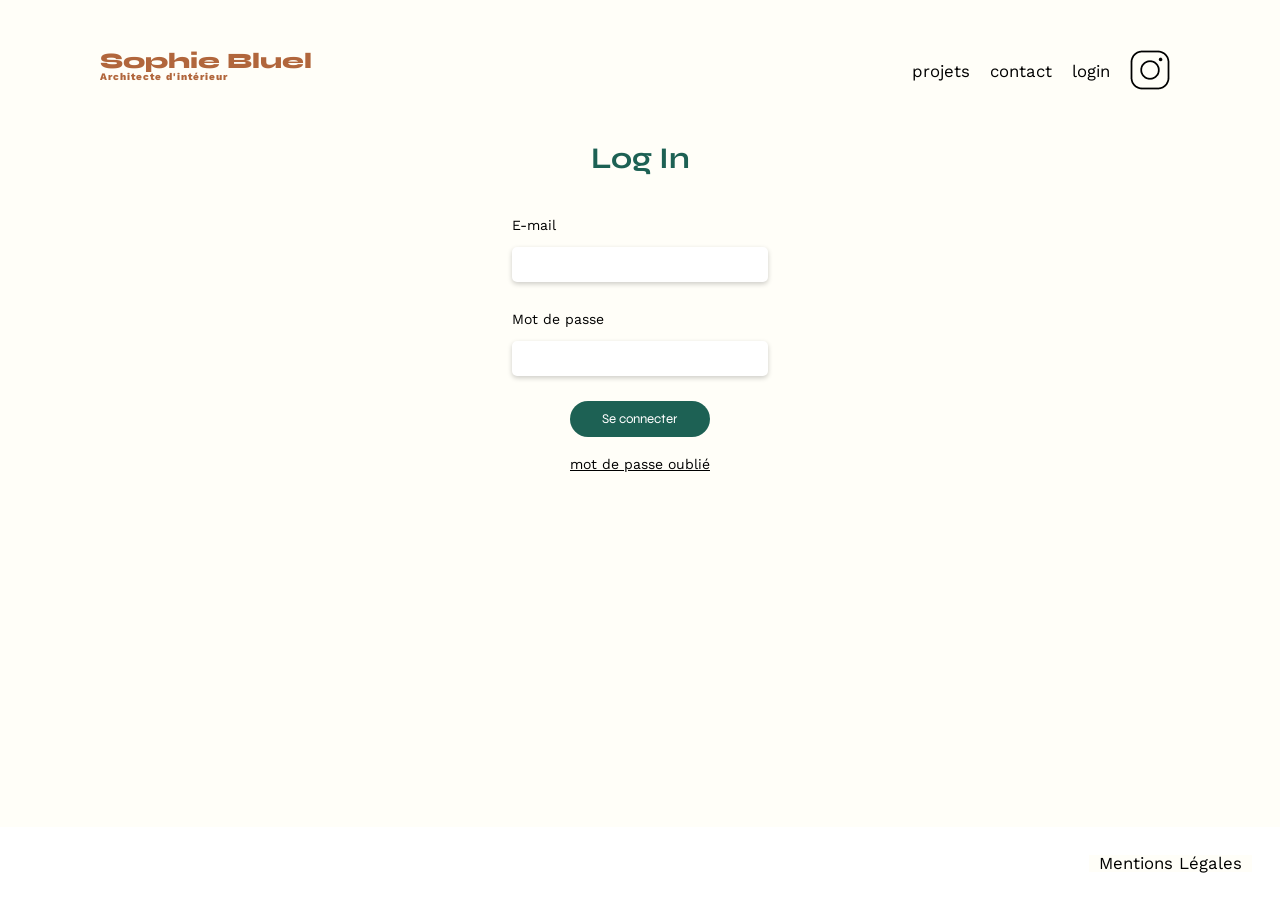
<file: FrontEnd/login.html>
<!DOCTYPE html>
<html lang="fr">
    <head>
        <meta charset="UTF-8" />
        <title>Sophie Bluel - Architecte d'intérieur</title>
        <meta name="viewport" content="width=device-width, initial-scale=1.0" />
        <link
            rel="stylesheet"
            href="https://cdnjs.cloudflare.com/ajax/libs/font-awesome/6.2.1/css/all.min.css"
            integrity="sha512-MV7K8+y+gLIBoVD59lQIYicR65iaqukzvf/nwasF0nqhPay5w/9lJmVM2hMDcnK1OnMGCdVK+iQrJ7lzPJQd1w=="
            crossorigin="anonymous"
            referrerpolicy="no-referrer"
        />
        <link rel="preconnect" href="https://fonts.googleapis.com" />
        <link rel="preconnect" href="https://fonts.gstatic.com" crossorigin />
        <link
            href="https://fonts.googleapis.com/css2?family=Syne:wght@700;800&family=Work+Sans&display=swap"
            rel="stylesheet"
        />
        <meta name="deaion" content="" />
        <link rel="stylesheet" href="./assets/style.css" />
    </head>
    <body>
        <header class="headerLog">
            <h1>Sophie Bluel <span>Architecte d'intérieur</span></h1>
            <nav>
                <ul>
                    <li><a href="index.html">projets</a></li>
                    <li>contact</li>
                    <li>login</li>
                    <li>
                        <img src="./assets/icons/instagram.png" alt="Instagram" />
                    </li>
                </ul>
            </nav>
        </header>
        <main>
            <form class="formLogin" method="post">
                <h2>Log In</h2>
                <label for="email">E-mail</label>
                <input type="email" id="email" name="email" class="email" />
                <div id="error-message"></div>
                <label for="password">Mot de passe</label>
                <input type="password" id="password" name="password" class="password" />
                <div class="bas">
                    <h3 id="msgError">Email ou mot de passe incorrect</h3>
                    <button id="btnLogin" class="btnLogin">Se connecter</button>
                    <a>mot de passe oublié</a>
                </div>
            </form>
        </main>
        <footer class="footerLog">
            <nav>
                <ul>
                    <li>Mentions Légales</li>
                </ul>
            </nav>
        </footer>
        <script src="./assets/js/login.js"></script>
        <script src="./assets/js/connexion.js"></script>
    </body>
</html>
</file>
<file: FrontEnd/assets/style.css>
/* http://meyerweb.com/eric/tools/css/reset/
   v2.0 | 20110126
   License: none (public domain)
*/

html,
body,
div,
span,
applet,
object,
iframe,
h1,
h2,
h3,
h4,
h5,
h6,
p,
blockquote,
pre,
a,
abbr,
acronym,
address,
big,
cite,
code,
del,
dfn,
em,
img,
ins,
kbd,
q,
s,
samp,
small,
strike,
strong,
sub,
sup,
tt,
var,
b,
u,
i,
center,
dl,
dt,
dd,
ol,
ul,
li,
fieldset,
form,
label,
legend,
table,
caption,
tbody,
tfoot,
thead,
tr,
th,
td,
article,
aside,
canvas,
details,
embed,
figure,
figcaption,
footer,
header,
hgroup,
menu,
nav,
output,
ruby,
section,
summary,
time,
mark,
audio,
video {
    margin: 0;
    padding: 0;
    border: 0;
    font-size: 100%;
    font: inherit;
    vertical-align: baseline;
    background-color: #fffef8;
}
/* HTML5 display-role reset for older browsers */
article,
aside,
details,
figcaption,
figure,
footer,
header,
hgroup,
menu,
nav,
section {
    display: block;
}
body {
    line-height: 1;
}
ol,
ul {
    list-style: none;
}
blockquote,
q {
    quotes: none;
}
blockquote:before,
blockquote:after,
q:before,
q:after {
    content: "";
    content: none;
}
table {
    border-collapse: collapse;
    border-spacing: 0;
}
/** end reset css**/
.banner {
    background-color: black;
    display: none;
    justify-content: center;
    padding: 20px 0px;
    width: 100%;
    box-sizing: border-box;
}

.banner button {
    background: black;
    color: white;
    border: none;
    font-family: "Work Sans";
}

.banner i {
    background: black;
    color: white;
}

body {
    font-family: "Work Sans";
    font-size: 14px;
}

.contenu {
    max-width: 1140px;
    margin: auto;
}
header {
    display: flex;
    justify-content: space-between;
    margin: 50px 0;
}
section {
    margin: 50px 0px 100px 0px;
}

h1 {
    display: flex;
    flex-direction: column;
    font-family: "Syne";
    font-size: 22px;
    font-weight: 800;
    color: #b1663c;
}

h1 > span {
    font-family: "Work Sans";
    font-size: 10px;
    letter-spacing: 0.1em;
}

h2 {
    font-family: "Syne";
    font-weight: 700;
    font-size: 30px;
    color: #1d6154;
}
h3 {
    font-size: 26px;
    font-family: "Work Sans";
    font-weight: 400;
    text-align: center;
}
nav ul {
    display: flex;
    align-items: center;
    list-style-type: none;
}
nav li {
    padding: 0 10px;
    font-size: 1.2em;
}

a {
    text-decoration: none;
    color: black;
}

figcaption {
    font-family: "Work Sans";
    padding-top: 5px;
}

li:hover {
    color: #b1663c;
}
#introduction {
    display: flex;
    align-items: center;
}
#introduction figure {
    flex: 1;
}
#introduction img {
    display: block;
    margin: auto;
    width: 80%;
}

#introduction article {
    flex: 1;
}
#introduction h2 {
    margin-bottom: 1em;
}

#introduction p {
    margin-bottom: 0.5em;
    margin-right: 50px;
}
#portfolio h2 {
    text-align: center;
    margin-bottom: 2.5em;
}
.gallery {
    display: grid;
    grid-template-columns: 1fr 1fr 1fr;
    grid-column-gap: 20px;
    grid-row-gap: 20px;
    margin: 0px 5%;
}

.gallery img {
    width: 100%;
}
#contact {
    width: 50%;
    margin: auto;
}
#contact > * {
    text-align: center;
}
#contact h2 {
    margin-bottom: 20px;
}
#contact form {
    text-align: left;
    margin-top: 30px;
    display: flex;
    flex-direction: column;
}

#contact input {
    height: 50px;
    font-size: 1.2em;
    border: none;
    box-shadow: 0px 4px 14px rgba(0, 0, 0, 0.09);
}
#contact label {
    margin: 2em 0 1em 0;
}
#contact textarea {
    border: none;
    box-shadow: 0px 4px 14px rgba(0, 0, 0, 0.09);
}

#buttonsContainer {
    display: flex;
    justify-content: center;
}

#buttonsContainer button {
    border-radius: 60px;
    background: none;
    color: #1d6154;
    padding: 10px 5px;
    border: 1px solid #1d6154;
    cursor: pointer;
    font-family: "Syne";
    font-size: 16px;
    margin: 0px 10px 30px 0px;
    padding: 10px 32px;
}

#buttonsContainer button:hover {
    color: #fffef8;
    background: #1d6154;
}

#buttonsContainer button.active {
    color: #fffef8;
    background: #1d6154;
}

input[type="submit"] {
    font-family: "Syne";
    font-weight: 700;
    color: white;
    background-color: #1d6154;
    margin: 2em auto;
    width: 180px;
    text-align: center;
    border-radius: 60px;
}

.footerLog {
    position: fixed;
    bottom: 0;
    width: 100%;
}

footer nav ul {
    display: flex;
    justify-content: flex-end;
    padding: 2em;
    background: white;
}

/*page de login*/

.headerLog {
    margin: 50px 100px;
}

.formLogin {
    display: flex;
    flex-direction: column;

    margin: 0px 40%;
    gap: 15px;
}

.formLogin h2 {
    margin-bottom: 30px;
    text-align: center;
}

#msgError {
    font-size: 13px;
    font-weight: bold;
    display: none;
}

.formLogin a {
    text-decoration: underline;
}

.email,
.password {
    width: 100%;
    padding: 10px;
    border: none;
    border-radius: 5px;
    box-shadow: 0 2px 5px rgba(0, 0, 0, 0.2);
    box-sizing: border-box;
}

.btnLogin {
    width: 55%;
    border-radius: 50px;
    background: #1d6154;
    color: #ffffff;
    padding: 10px;
    border: none;
    cursor: pointer;
    font-family: "Syne";
}

.bas {
    display: flex;
    flex-direction: column;
    align-items: center;
    gap: 20px;
    margin-top: 10px;
}

/*index une fois login*/

.entete {
    display: flex;
    flex-direction: row;
    justify-content: center;
    align-items: baseline;
    gap: 15px;
}

#openModalBtn {
    border: none;
    background-color: transparent;
    font-family: "Work Sans";
    cursor: pointer;
}

#openModalBtn i {
    font-weight: 500;
}

/*modal*/

.modal {
    display: none;
    position: fixed;
    z-index: 1;
    left: 0;
    top: 0;
    width: 100%;
    height: 100%;
    overflow: auto;
    background-color: rgba(0, 0, 0, 0.7);
}

.modalContent,
.modalPhoto {
    margin: 15% auto;
    border: 1px solid #888;
    width: 40%;
    border-radius: 10px;
    max-width: 450px;
}
.modalContent {
    display: flex;
    align-items: center;
    flex-direction: column;
    padding: 60px 70px;
    position: relative;
}

.closeBtn {
    font-size: 19px;
    background: none;
    border: none;
    position: absolute;
    top: 25px;
    right: 30px;
    cursor: pointer;
}

.modalContent h3 {
    margin-bottom: 50px;
}

.modalPhoto {
    display: flex;
    flex-direction: column;
    padding: 30px;
}

.modalPhoto span {
    display: flex;
    justify-content: space-between;
    margin-bottom: 10px;
    cursor: pointer;
}

.projects-container {
    display: grid;
    grid-template-columns: repeat(5, 1fr);
    grid-template-rows: 1fr 1fr 1fr;
    justify-content: center;
    gap: 15px;
    border-bottom: solid #b3b3b3 1px;
    margin-bottom: 30px;
}

.project img {
    width: 100%;
    height: 100%;
}

.close {
    color: #aaa;
    float: right;
    font-size: 28px;
    font-weight: bold;
}

.close:hover,
.close:focus {
    color: black;
    text-decoration: none;
    cursor: pointer;
}

.project {
    position: relative;
    padding-bottom: 30px;
}

.delete-button {
    position: absolute;
    top: 5px;
    right: 5px;
    background-color: black;
    padding: 5px;
    border: none;
    border-radius: 3px;
    cursor: pointer;
}

.ajouterPhoto {
    width: 60%;
    border-radius: 60px;
    background: #1d6154;
    color: #ffffff;
    padding: 10px;
    border: none;
    cursor: pointer;
    font-family: "Syne";
}

/*modal photo*/

#modalPhoto .preview-container {
    text-align: center;
    margin-bottom: 15px;
}

#modalPhoto img {
    max-width: 100%;
    max-height: 200px;
}

#modalPhoto label,
#modalPhoto input,
#modalPhoto select {
    display: block;
    margin-bottom: 15px;
}

#modalPhoto button {
    width: 60%;
    border-radius: 60px;
    background: #a7a7a7;
    color: #ffffff;
    padding: 10px 20px;
    border: none;
    cursor: pointer;
    font-family: "Syne";
}

#modalPhoto input[type="text"],
#modalPhoto select {
    width: 100%;
    padding: 10px;
    border: none;
    border-radius: 5px;
    box-shadow: 0px 4px 14px 0px rgba(0, 0, 0, 0.09);
    box-sizing: border-box;
}

#modalPhoto .inputPhoto {
    display: flex;
    flex-direction: column;
    align-items: center;
    background: #e8f1f6;
    border-radius: 3px;
    margin: 25px 0px;
}

#modalPhoto .inputPhoto i {
    font-size: 64px;
    margin-bottom: 10px;
    color: #b9c5cc;
    background-color: transparent;
    padding-top: 14px;
}

#modalPhoto .inputPhoto label {
    color: #306685;
    border-radius: 50px;
    background: #cbd6dc;
    padding: 10px 20px;
    cursor: pointer;
    transition: background-color 0.3s ease;
}

#modalPhoto .inputPhoto label:hover {
    background-color: #a7bcc6;
}

#modalPhoto .inputPhoto span {
    color: #777;
    background-color: transparent;
}

.formstyle {
    padding-bottom: 20px;
    border-bottom: solid 1px #b3b3b3;
    margin: 0px 60px 30px 60px;
}

form p {
    margin: 15px 0px;
}

.flexbtnValider {
    display: flex;
    justify-content: center;
}
</file>
